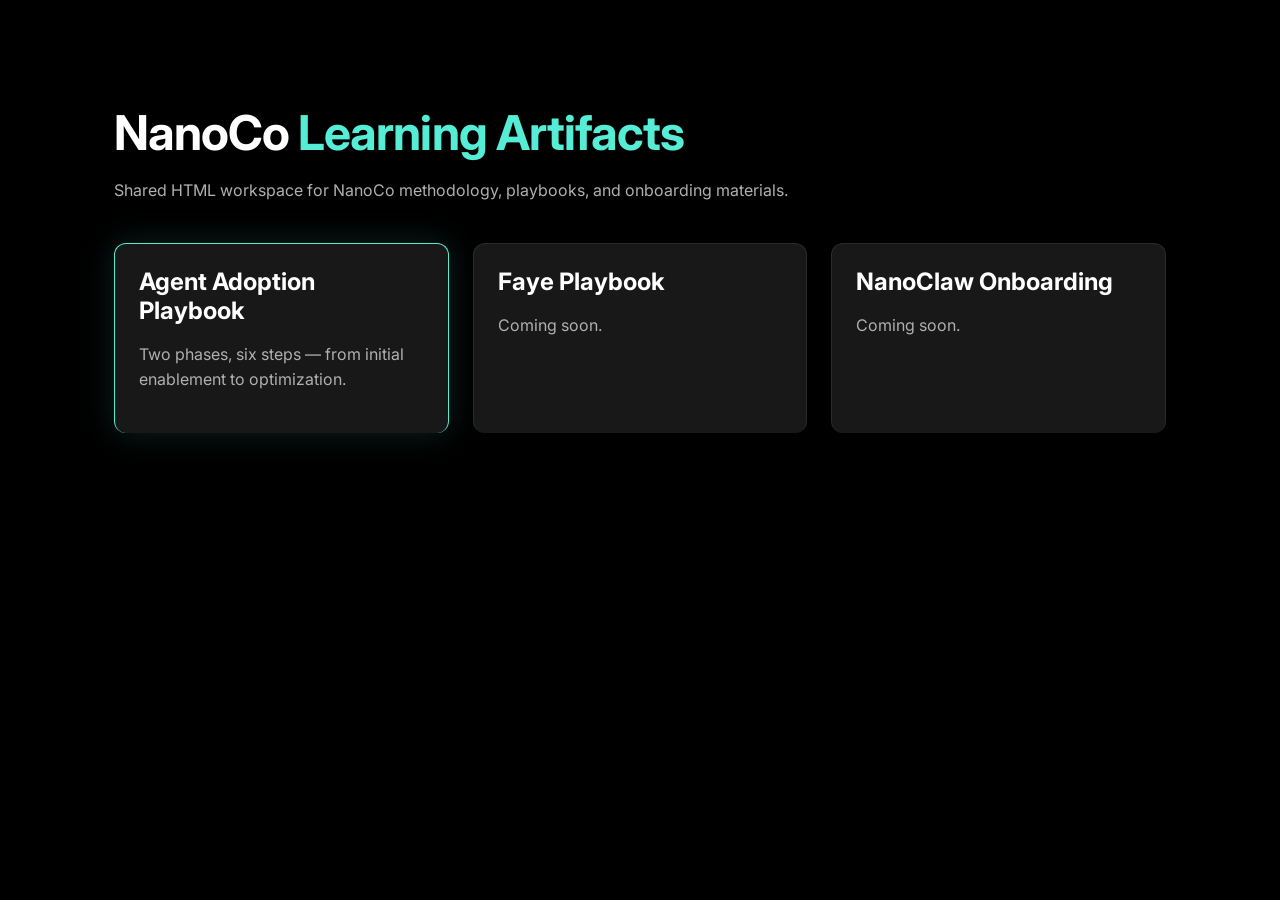
<file: index.html>
<!DOCTYPE html>
<html lang="en">
<head>
  <meta charset="UTF-8" />
  <meta name="viewport" content="width=device-width, initial-scale=1.0" />
  <title>NanoCo Learning Artifacts</title>
  <link rel="stylesheet" href="/shared/css/nanoco-design-system.css" />
</head>
<body>
  <main class="nc-container">
    <section class="nc-section">
      <h1>NanoCo <span class="nc-primary">Learning Artifacts</span></h1>
      <p class="nc-muted">Shared HTML workspace for NanoCo methodology, playbooks, and onboarding materials.</p>

      <div class="nc-grid" style="margin-top: 2.5rem;">
        <a href="/projects/agent-readiness-framework/" class="nc-panel nc-panel--highlight" style="display:block; border-bottom:none;">
          <h3>Agent Adoption Playbook</h3>
          <p class="nc-muted">Two phases, six steps — from initial enablement to optimization.</p>
        </a>
        <a href="/projects/faye-playbook/" class="nc-panel" style="display:block; border-bottom:none;">
          <h3>Faye Playbook</h3>
          <p class="nc-muted">Coming soon.</p>
        </a>
        <a href="/projects/nanoclaw-onboarding/" class="nc-panel" style="display:block; border-bottom:none;">
          <h3>NanoClaw Onboarding</h3>
          <p class="nc-muted">Coming soon.</p>
        </a>
      </div>
    </section>
  </main>
</body>
</html>
</file>
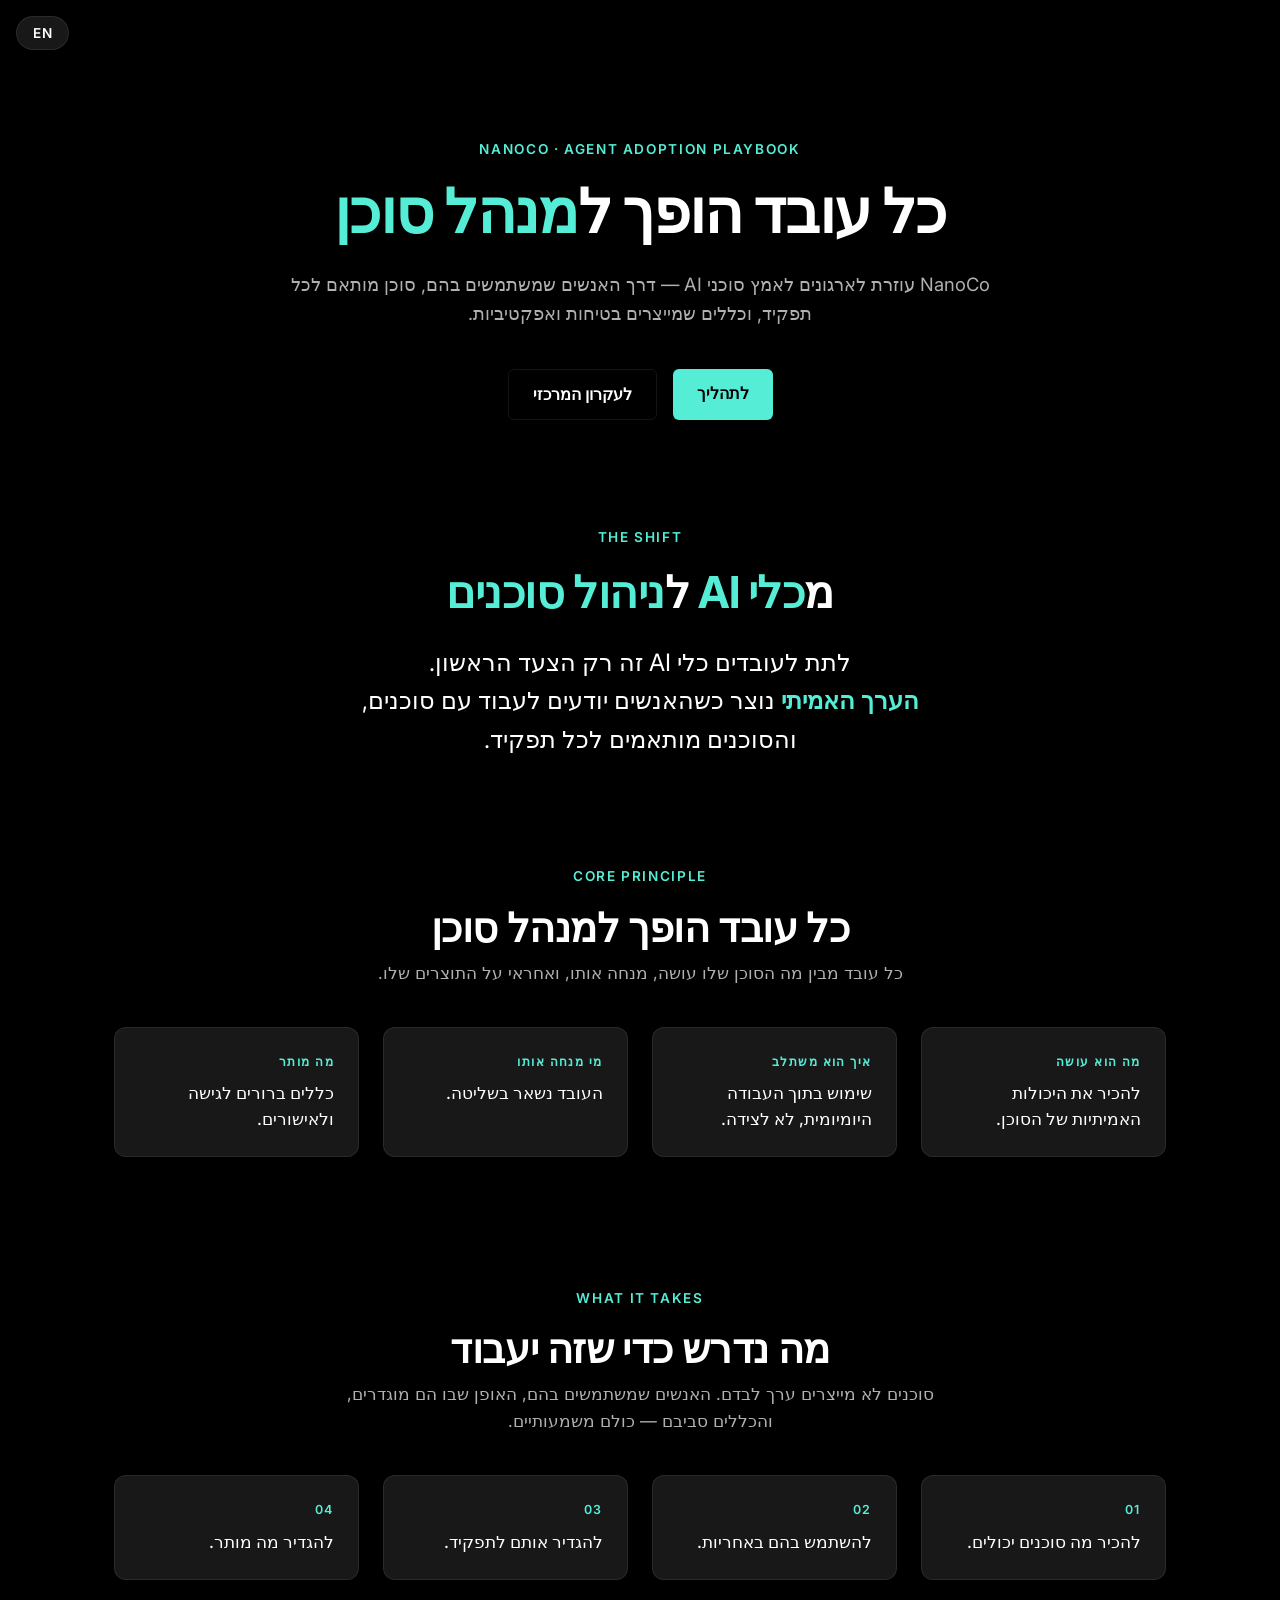
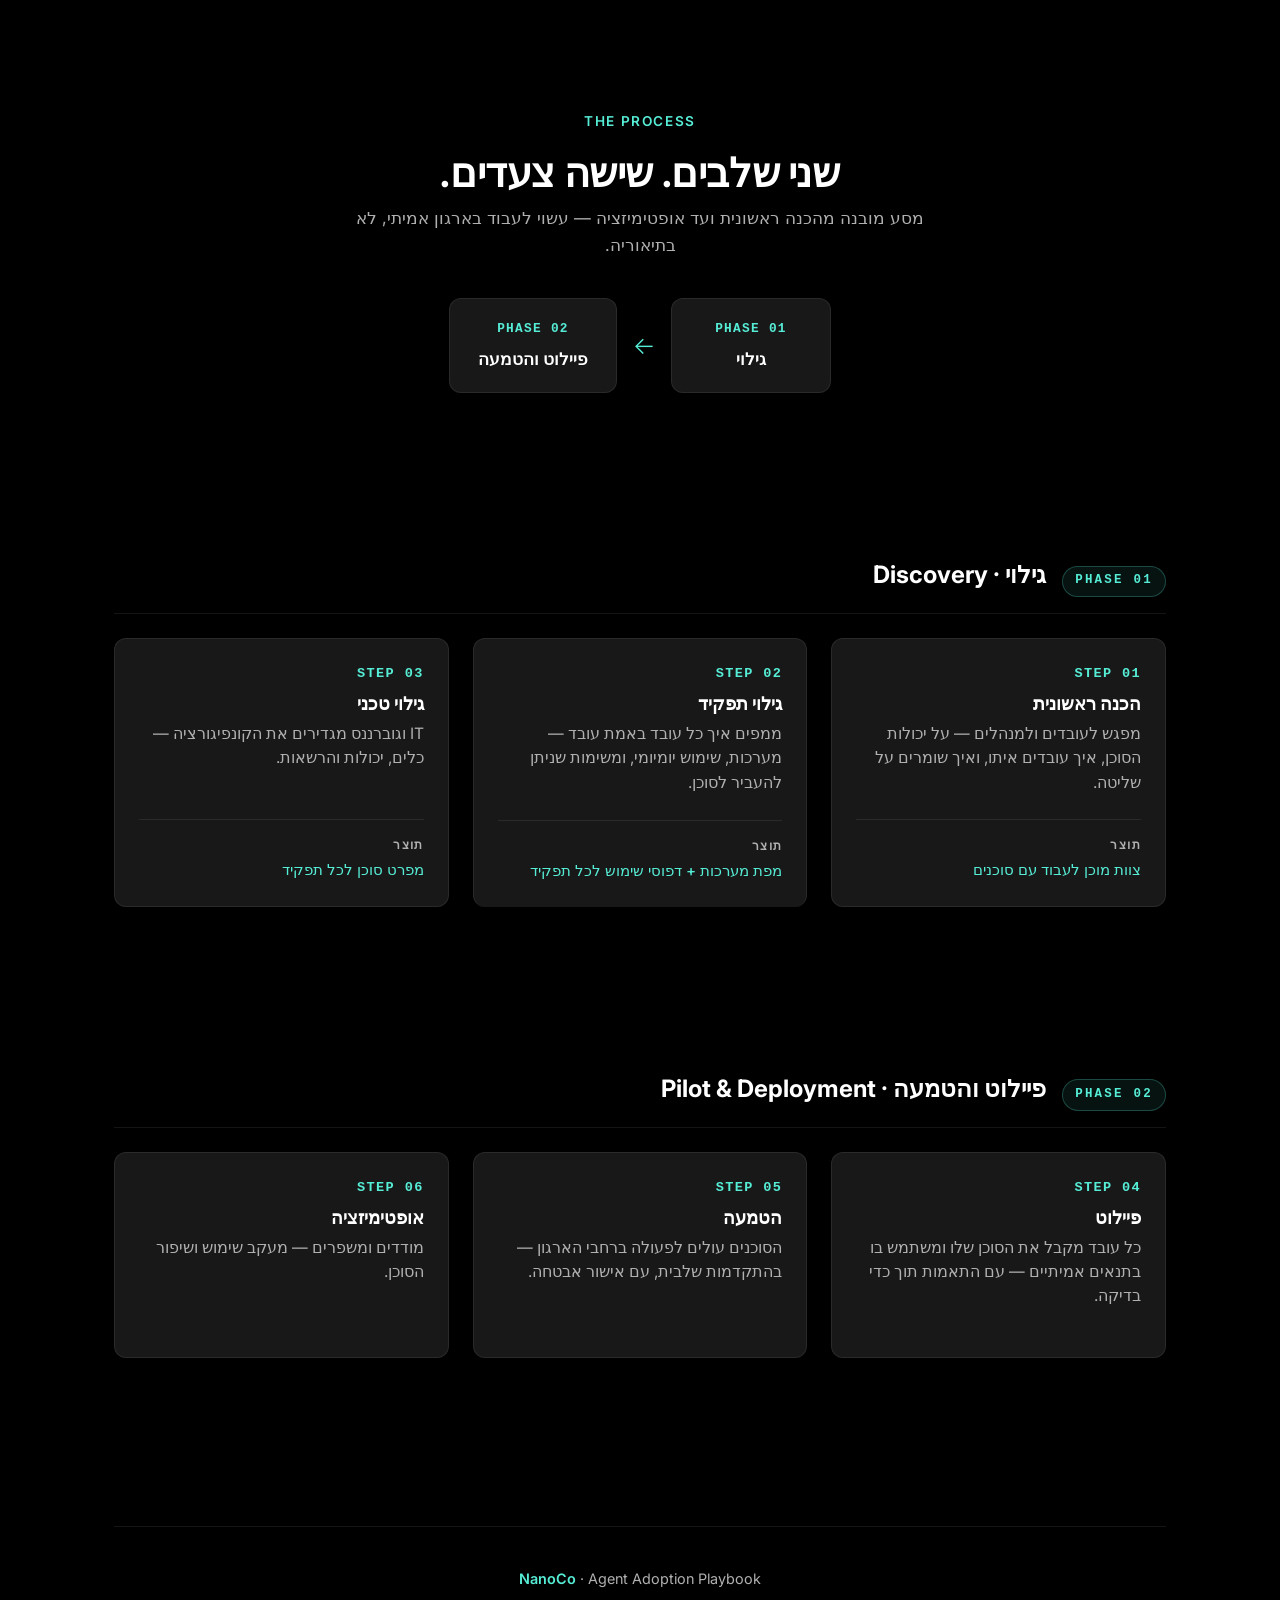
<file: projects/agent-readiness-framework/index.html>
<!DOCTYPE html>
<html lang="he" dir="rtl">
<head>
  <meta charset="UTF-8" />
  <meta name="viewport" content="width=device-width, initial-scale=1.0" />
  <title>NanoCo · Agent Adoption Playbook</title>
  <meta name="description" content="NanoCo Agent Adoption Playbook — turning AI tools into managed agents, role by role." />
  <link rel="stylesheet" href="/shared/css/nanoco-design-system.css" />
</head>
<body>

  <!-- Language toggle -->
  <button class="nc-lang-toggle" type="button" onclick="ncToggleLang()" aria-label="Toggle language">
    <span data-lang="he">EN</span>
    <span data-lang="en">עברית</span>
  </button>

  <main class="nc-container">

    <!-- ===================== HERO ===================== -->
    <section class="nc-hero">
      <span class="nc-eyebrow">NanoCo · Agent Adoption Playbook</span>
      <h1 data-lang="he">כל עובד הופך ל<span class="nc-primary">מנהל סוכן</span></h1>
      <h1 data-lang="en">Every Employee Becomes an <span class="nc-primary">Agent Manager</span></h1>
      <p data-lang="he">NanoCo עוזרת לארגונים לאמץ סוכני AI — דרך האנשים שמשתמשים בהם, סוכן מותאם לכל תפקיד, וכללים שמייצרים בטיחות ואפקטיביות.</p>
      <p data-lang="en">NanoCo helps organizations adopt AI agents — through the people who use them, configured per role, with rules that keep them safe and effective.</p>
      <div class="nc-cta-row">
        <a href="#process" class="nc-btn nc-btn--primary">
          <span data-lang="he">לתהליך</span>
          <span data-lang="en">See The Process</span>
        </a>
        <a href="#core-principle" class="nc-btn nc-btn--ghost">
          <span data-lang="he">לעקרון המרכזי</span>
          <span data-lang="en">Core Principle</span>
        </a>
      </div>
    </section>

    <!-- ===================== FROM AI TOOLS TO AGENT MANAGEMENT ===================== -->
    <section class="nc-section nc-shift">
      <span class="nc-eyebrow">The Shift</span>
      <h2 data-lang="he">מ<span class="nc-primary">כלי AI</span> ל<span class="nc-primary">ניהול סוכנים</span></h2>
      <h2 data-lang="en">From <span class="nc-primary">AI Tools</span> To <span class="nc-primary">Agent Management</span></h2>

      <div class="nc-shift-lines" data-lang="he">
        לתת לעובדים כלי AI זה רק הצעד הראשון.<br/>
        <span class="nc-emph">הערך האמיתי</span> נוצר כשהאנשים יודעים לעבוד עם סוכנים,<br/>
        והסוכנים מותאמים לכל תפקיד.
      </div>
      <div class="nc-shift-lines" data-lang="en">
        Giving employees AI tools is just the first step.<br/>
        <span class="nc-emph">Real value</span> comes when people know how to work with agents,<br/>
        and agents are configured for each specific role.
      </div>
    </section>

    <!-- ===================== CORE PRINCIPLE ===================== -->
    <section class="nc-section" id="core-principle">
      <div class="nc-section-header">
        <span class="nc-eyebrow">Core Principle</span>
        <h2 data-lang="he">כל עובד הופך למנהל סוכן</h2>
        <h2 data-lang="en">Every employee becomes an Agent Manager</h2>
        <p data-lang="he">כל עובד מבין מה הסוכן שלו עושה, מנחה אותו, ואחראי על התוצרים שלו.</p>
        <p data-lang="en">Each employee understands what their agent does, directs it, and is accountable for its outputs.</p>
      </div>

      <div class="nc-pillars">
        <div class="nc-pillar">
          <span class="nc-pillar-label" data-lang="he">מה הוא עושה</span>
          <span class="nc-pillar-label" data-lang="en">What it does</span>
          <span class="nc-pillar-value" data-lang="he">להכיר את היכולות האמיתיות של הסוכן.</span>
          <span class="nc-pillar-value" data-lang="en">Know the agent's actual capabilities.</span>
        </div>
        <div class="nc-pillar">
          <span class="nc-pillar-label" data-lang="he">איך הוא משתלב</span>
          <span class="nc-pillar-label" data-lang="en">How it fits</span>
          <span class="nc-pillar-value" data-lang="he">שימוש בתוך העבודה היומיומית, לא לצידה.</span>
          <span class="nc-pillar-value" data-lang="en">Use it inside daily work, not alongside it.</span>
        </div>
        <div class="nc-pillar">
          <span class="nc-pillar-label" data-lang="he">מי מנחה אותו</span>
          <span class="nc-pillar-label" data-lang="en">Who directs it</span>
          <span class="nc-pillar-value" data-lang="he">העובד נשאר בשליטה.</span>
          <span class="nc-pillar-value" data-lang="en">The employee stays in control.</span>
        </div>
        <div class="nc-pillar">
          <span class="nc-pillar-label" data-lang="he">מה מותר</span>
          <span class="nc-pillar-label" data-lang="en">What's allowed</span>
          <span class="nc-pillar-value" data-lang="he">כללים ברורים לגישה ולאישורים.</span>
          <span class="nc-pillar-value" data-lang="en">Clear rules on access and approvals.</span>
        </div>
      </div>
    </section>

    <!-- ===================== WHAT IT TAKES ===================== -->
    <section class="nc-section">
      <div class="nc-section-header">
        <span class="nc-eyebrow">What It Takes</span>
        <h2 data-lang="he">מה נדרש כדי שזה יעבוד</h2>
        <h2 data-lang="en">What It Takes To Make It Work</h2>
        <p data-lang="he">סוכנים לא מייצרים ערך לבדם. האנשים שמשתמשים בהם, האופן שבו הם מוגדרים, והכללים סביבם — כולם משמעותיים.</p>
        <p data-lang="en">Agents don't deliver value on their own. The people using them, the way they're set up, and the rules around them all matter.</p>
      </div>

      <div class="nc-pillars">
        <div class="nc-pillar">
          <span class="nc-pillar-label">01</span>
          <span class="nc-pillar-value" data-lang="he">להכיר מה סוכנים יכולים.</span>
          <span class="nc-pillar-value" data-lang="en">Know what agents can do.</span>
        </div>
        <div class="nc-pillar">
          <span class="nc-pillar-label">02</span>
          <span class="nc-pillar-value" data-lang="he">להשתמש בהם באחריות.</span>
          <span class="nc-pillar-value" data-lang="en">Use them responsibly.</span>
        </div>
        <div class="nc-pillar">
          <span class="nc-pillar-label">03</span>
          <span class="nc-pillar-value" data-lang="he">להגדיר אותם לתפקיד.</span>
          <span class="nc-pillar-value" data-lang="en">Configure them for the job.</span>
        </div>
        <div class="nc-pillar">
          <span class="nc-pillar-label">04</span>
          <span class="nc-pillar-value" data-lang="he">להגדיר מה מותר.</span>
          <span class="nc-pillar-value" data-lang="en">Define what's allowed.</span>
        </div>
      </div>
    </section>

    <!-- ===================== THE PROCESS (overview) ===================== -->
    <section class="nc-section" id="process">
      <div class="nc-section-header">
        <span class="nc-eyebrow">The Process</span>
        <h2 data-lang="he">שני שלבים. שישה צעדים.</h2>
        <h2 data-lang="en">Two Phases. Six Steps.</h2>
        <p data-lang="he">מסע מובנה מהכנה ראשונית ועד אופטימיזציה — עשוי לעבוד בארגון אמיתי, לא בתיאוריה.</p>
        <p data-lang="en">A structured journey from initial enablement to optimization — designed to work in a real organization, not in theory.</p>
      </div>

      <div class="nc-flow">
        <div class="nc-flow-step">
          <span class="nc-flow-num">PHASE 01</span>
          <span data-lang="he">גילוי</span>
          <span data-lang="en">Discovery</span>
        </div>
        <div class="nc-flow-arrow"><span data-lang="he">←</span><span data-lang="en">→</span></div>
        <div class="nc-flow-step">
          <span class="nc-flow-num">PHASE 02</span>
          <span data-lang="he">פיילוט והטמעה</span>
          <span data-lang="en">Pilot &amp; Deployment</span>
        </div>
      </div>
    </section>

    <!-- ===================== PHASE 1 · DISCOVERY ===================== -->
    <section class="nc-section">
      <div class="nc-phase">
        <div class="nc-phase-header">
          <span class="nc-phase-tag">Phase 01</span>
          <h3 data-lang="he">גילוי · Discovery</h3>
          <h3 data-lang="en">Discovery</h3>
        </div>

        <div class="nc-grid">
          <div class="nc-step-card">
            <span class="nc-step-num">STEP 01</span>
            <h4 data-lang="he">הכנה ראשונית</h4>
            <h4 data-lang="en">Initial Enablement</h4>
            <p data-lang="he">מפגש לעובדים ולמנהלים — על יכולות הסוכן, איך עובדים איתו, ואיך שומרים על שליטה.</p>
            <p data-lang="en">A session for employees and managers — covering agents' capabilities, how to work with them, and maintaining control.</p>
            <div class="nc-output-line">
              <span class="nc-output-label">
                <span data-lang="he">תוצר</span><span data-lang="en">Output</span>
              </span>
              <span class="nc-output-value">
                <span data-lang="he">צוות מוכן לעבוד עם סוכנים</span>
                <span data-lang="en">Team ready to use agents</span>
              </span>
            </div>
          </div>

          <a href="/projects/agent-readiness-framework/role-discovery" class="nc-step-card" style="text-decoration:none; border-bottom:none;">
            <span class="nc-step-num">STEP 02</span>
            <h4 data-lang="he">גילוי תפקיד</h4>
            <h4 data-lang="en">Role Discovery</h4>
            <p data-lang="he">ממפים איך כל עובד באמת עובד — מערכות, שימוש יומיומי, ומשימות שניתן להעביר לסוכן.</p>
            <p data-lang="en">We map how each employee actually works — examining systems, daily usage, and handoff‑ready tasks.</p>
            <div class="nc-output-line">
              <span class="nc-output-label">
                <span data-lang="he">תוצר</span><span data-lang="en">Output</span>
              </span>
              <span class="nc-output-value">
                <span data-lang="he">מפת מערכות + דפוסי שימוש לכל תפקיד</span>
                <span data-lang="en">System map + usage patterns per role</span>
              </span>
            </div>
          </a>

          <div class="nc-step-card">
            <span class="nc-step-num">STEP 03</span>
            <h4 data-lang="he">גילוי טכני</h4>
            <h4 data-lang="en">Technical Discovery</h4>
            <p data-lang="he">IT וגוברננס מגדירים את הקונפיגורציה — כלים, יכולות והרשאות.</p>
            <p data-lang="en">IT and governance define the setup — for tools, skills, and permissions.</p>
            <div class="nc-output-line">
              <span class="nc-output-label">
                <span data-lang="he">תוצר</span><span data-lang="en">Output</span>
              </span>
              <span class="nc-output-value">
                <span data-lang="he">מפרט סוכן לכל תפקיד</span>
                <span data-lang="en">Agent spec per role</span>
              </span>
            </div>
          </div>
        </div>
      </div>
    </section>

    <!-- ===================== PHASE 2 · PILOT & DEPLOYMENT ===================== -->
    <section class="nc-section">
      <div class="nc-phase">
        <div class="nc-phase-header">
          <span class="nc-phase-tag">Phase 02</span>
          <h3 data-lang="he">פיילוט והטמעה · Pilot &amp; Deployment</h3>
          <h3 data-lang="en">Pilot &amp; Deployment</h3>
        </div>

        <div class="nc-grid">
          <div class="nc-step-card">
            <span class="nc-step-num">STEP 04</span>
            <h4 data-lang="he">פיילוט</h4>
            <h4 data-lang="en">Pilot</h4>
            <p data-lang="he">כל עובד מקבל את הסוכן שלו ומשתמש בו בתנאים אמיתיים — עם התאמות תוך כדי בדיקה.</p>
            <p data-lang="en">Each employee gets their agent and uses it in real conditions — with adjustments during testing.</p>
          </div>

          <div class="nc-step-card">
            <span class="nc-step-num">STEP 05</span>
            <h4 data-lang="he">הטמעה</h4>
            <h4 data-lang="en">Deployment</h4>
            <p data-lang="he">הסוכנים עולים לפעולה ברחבי הארגון — בהתקדמות שלבית, עם אישור אבטחה.</p>
            <p data-lang="en">Agents go live across the organization — with staged rollout and security sign‑off.</p>
          </div>

          <div class="nc-step-card">
            <span class="nc-step-num">STEP 06</span>
            <h4 data-lang="he">אופטימיזציה</h4>
            <h4 data-lang="en">Optimization</h4>
            <p data-lang="he">מודדים ומשפרים — מעקב שימוש ושיפור הסוכן.</p>
            <p data-lang="en">Measure and improve — usage tracking and agent refinement.</p>
          </div>
        </div>
      </div>
    </section>

    <footer class="nc-footer">
      <span class="nc-primary">NanoCo</span> · Agent Adoption Playbook
    </footer>

  </main>

  <script>
    (function () {
      function setLang(lang) {
        var html = document.documentElement;
        html.lang = lang;
        html.dir = (lang === 'he') ? 'rtl' : 'ltr';
        try { localStorage.setItem('nc-lang', lang); } catch (e) {}
      }
      window.ncToggleLang = function () {
        var current = document.documentElement.lang || 'he';
        setLang(current === 'he' ? 'en' : 'he');
      };
      try {
        var saved = localStorage.getItem('nc-lang');
        if (saved === 'en' || saved === 'he') setLang(saved);
      } catch (e) {}
    })();
  </script>

</body>
</html>
</file>
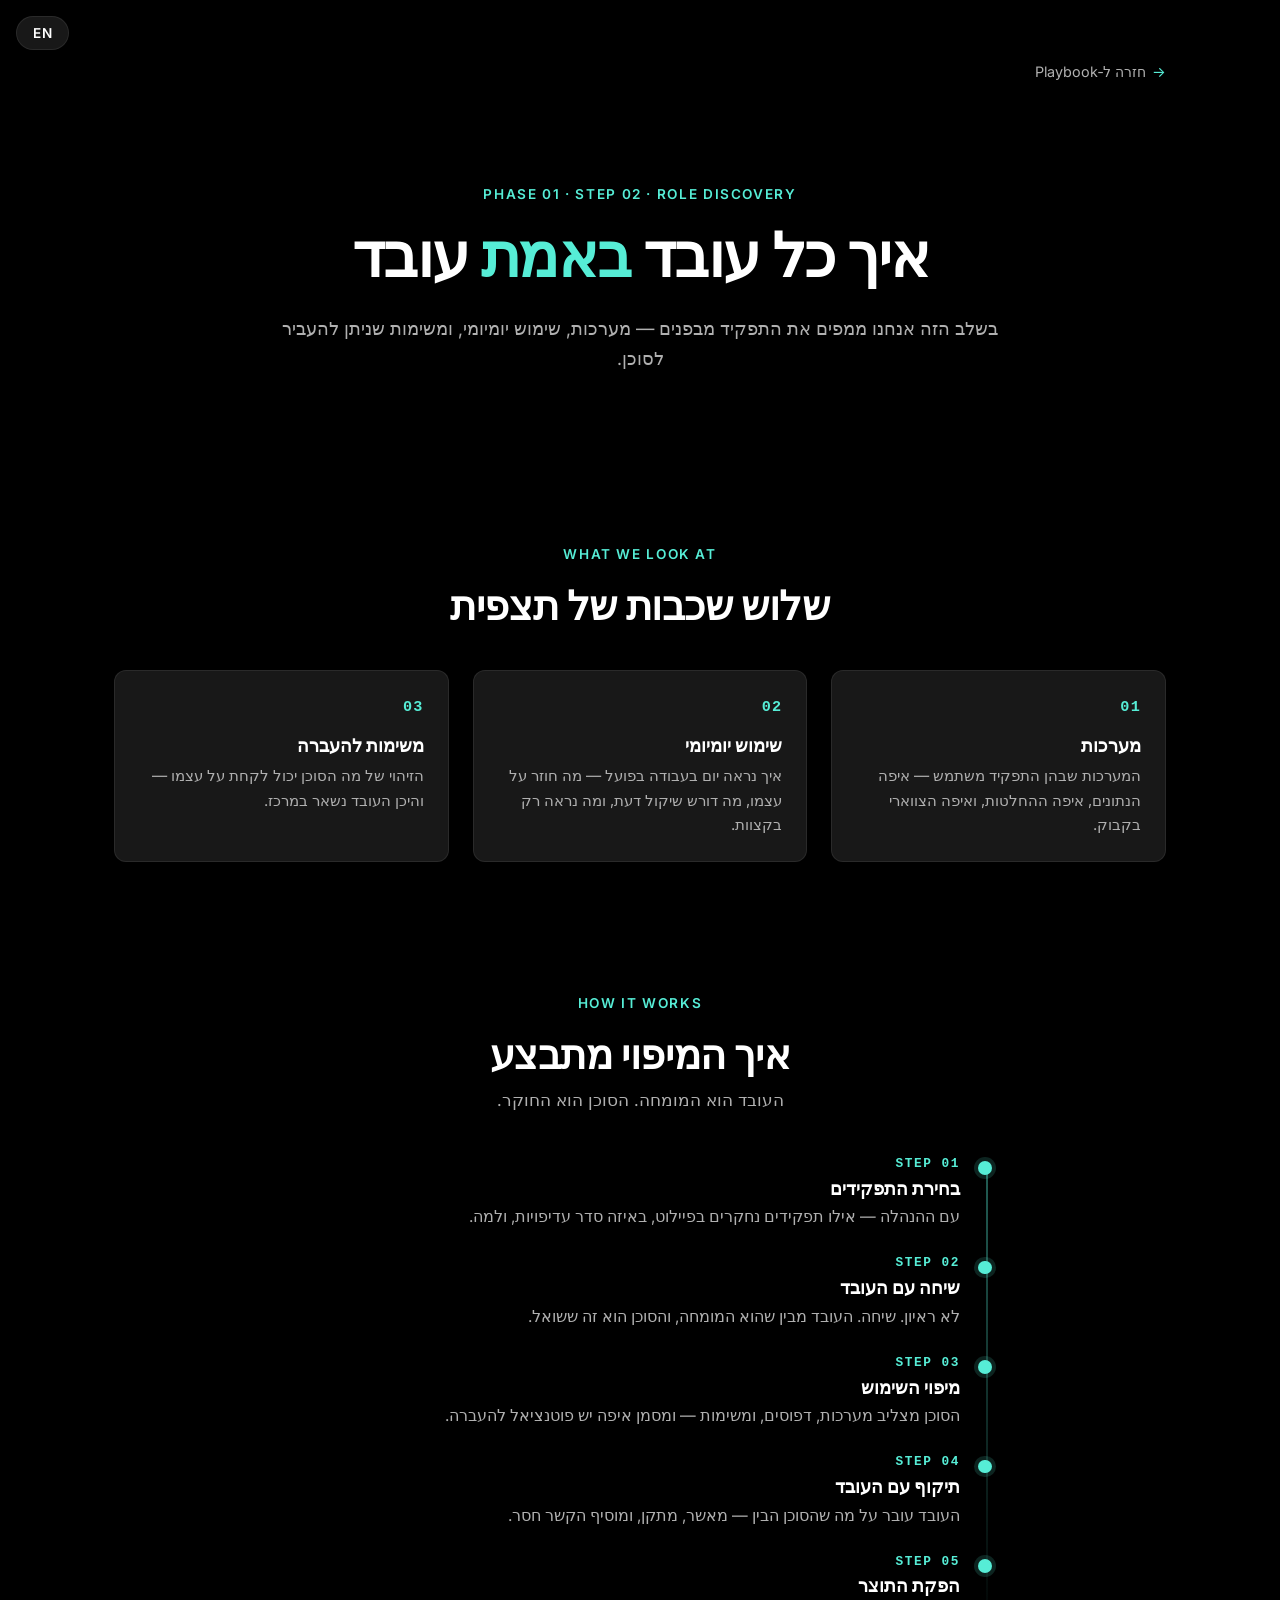
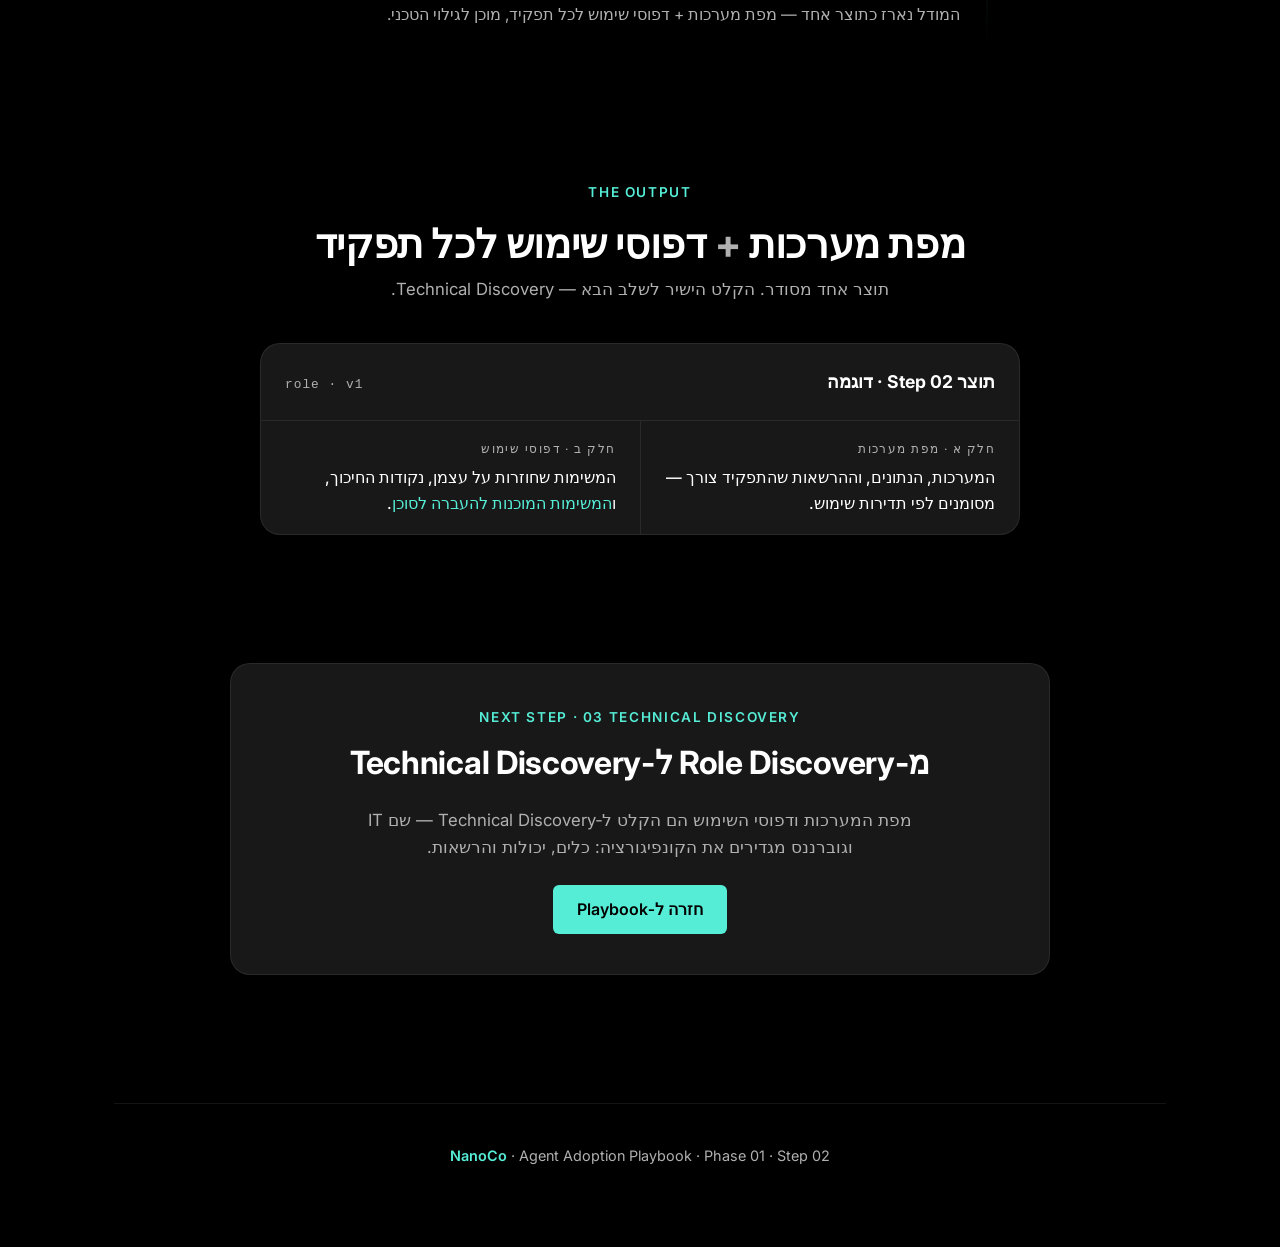
<file: projects/agent-readiness-framework/role-discovery.html>
<!DOCTYPE html>
<html lang="he" dir="rtl">
<head>
  <meta charset="UTF-8" />
  <meta name="viewport" content="width=device-width, initial-scale=1.0" />
  <title>NanoCo · Role Discovery</title>
  <meta name="description" content="Role Discovery — Step 02 of Phase 1. We map how each employee actually works." />
  <link rel="stylesheet" href="/shared/css/nanoco-design-system.css" />
</head>
<body>

  <!-- Language toggle -->
  <button class="nc-lang-toggle" type="button" onclick="ncToggleLang()" aria-label="Toggle language">
    <span data-lang="he">EN</span>
    <span data-lang="en">עברית</span>
  </button>

  <main class="nc-container">

    <!-- Back link -->
    <a href="/projects/agent-readiness-framework" class="nc-back">
      <span data-lang="he">חזרה ל‑Playbook</span>
      <span data-lang="en">Back to the Playbook</span>
    </a>

    <!-- ===================== HERO ===================== -->
    <section class="nc-hero">
      <span class="nc-eyebrow">Phase 01 · Step 02 · Role Discovery</span>
      <h1 data-lang="he">איך כל עובד <span class="nc-primary">באמת</span> עובד</h1>
      <h1 data-lang="en">How Each Employee <span class="nc-primary">Actually</span> Works</h1>
      <p data-lang="he">בשלב הזה אנחנו ממפים את התפקיד מבפנים — מערכות, שימוש יומיומי, ומשימות שניתן להעביר לסוכן.</p>
      <p data-lang="en">In this step we map the role from the inside — examining systems, daily usage, and handoff‑ready tasks.</p>
    </section>

    <!-- ===================== WHAT WE LOOK AT ===================== -->
    <section class="nc-section">
      <div class="nc-section-header">
        <span class="nc-eyebrow">What We Look At</span>
        <h2 data-lang="he">שלוש שכבות של תצפית</h2>
        <h2 data-lang="en">Three Layers of Observation</h2>
      </div>

      <div class="nc-grid">
        <div class="nc-num-card">
          <span class="nc-num">01</span>
          <h3 data-lang="he">מערכות</h3>
          <h3 data-lang="en">Systems</h3>
          <p data-lang="he">המערכות שבהן התפקיד משתמש — איפה הנתונים, איפה ההחלטות, ואיפה הצווארי בקבוק.</p>
          <p data-lang="en">The systems the role uses — where the data lives, where decisions are made, and where the bottlenecks are.</p>
        </div>
        <div class="nc-num-card">
          <span class="nc-num">02</span>
          <h3 data-lang="he">שימוש יומיומי</h3>
          <h3 data-lang="en">Daily Usage</h3>
          <p data-lang="he">איך נראה יום בעבודה בפועל — מה חוזר על עצמו, מה דורש שיקול דעת, ומה נראה רק בקצוות.</p>
          <p data-lang="en">What an actual workday looks like — what repeats, what requires judgment, and what only shows up at the edges.</p>
        </div>
        <div class="nc-num-card">
          <span class="nc-num">03</span>
          <h3 data-lang="he">משימות להעברה</h3>
          <h3 data-lang="en">Handoff‑Ready Tasks</h3>
          <p data-lang="he">הזיהוי של מה הסוכן יכול לקחת על עצמו — והיכן העובד נשאר במרכז.</p>
          <p data-lang="en">Identifying what the agent can take on — and where the employee stays at the center.</p>
        </div>
      </div>
    </section>

    <!-- ===================== HOW IT WORKS ===================== -->
    <section class="nc-section">
      <div class="nc-section-header">
        <span class="nc-eyebrow">How It Works</span>
        <h2 data-lang="he">איך המיפוי מתבצע</h2>
        <h2 data-lang="en">How The Mapping Is Done</h2>
        <p data-lang="he">העובד הוא המומחה. הסוכן הוא החוקר.</p>
        <p data-lang="en">The employee is the expert. The agent is the researcher.</p>
      </div>

      <div class="nc-timeline">

        <div class="nc-timeline-step">
          <span class="nc-timeline-num">STEP 01</span>
          <h3 data-lang="he">בחירת התפקידים</h3>
          <h3 data-lang="en">Role Selection</h3>
          <p data-lang="he">עם ההנהלה — אילו תפקידים נחקרים בפיילוט, באיזה סדר עדיפויות, ולמה.</p>
          <p data-lang="en">Together with leadership — which roles are mapped in the pilot, in what order of priority, and why.</p>
        </div>

        <div class="nc-timeline-step">
          <span class="nc-timeline-num">STEP 02</span>
          <h3 data-lang="he">שיחה עם העובד</h3>
          <h3 data-lang="en">Conversation With The Employee</h3>
          <p data-lang="he">לא ראיון. שיחה. העובד מבין שהוא המומחה, והסוכן הוא זה ששואל.</p>
          <p data-lang="en">Not an interview. A conversation. The employee understands they are the expert, and the agent is the one asking.</p>
        </div>

        <div class="nc-timeline-step">
          <span class="nc-timeline-num">STEP 03</span>
          <h3 data-lang="he">מיפוי השימוש</h3>
          <h3 data-lang="en">Usage Mapping</h3>
          <p data-lang="he">הסוכן מצליב מערכות, דפוסים, ומשימות — ומסמן איפה יש פוטנציאל להעברה.</p>
          <p data-lang="en">The agent cross‑references systems, patterns and tasks — flagging where there's handoff potential.</p>
        </div>

        <div class="nc-timeline-step">
          <span class="nc-timeline-num">STEP 04</span>
          <h3 data-lang="he">תיקוף עם העובד</h3>
          <h3 data-lang="en">Validation With The Employee</h3>
          <p data-lang="he">העובד עובר על מה שהסוכן הבין — מאשר, מתקן, ומוסיף הקשר חסר.</p>
          <p data-lang="en">The employee reviews what the agent captured — confirming, correcting and adding missing context.</p>
        </div>

        <div class="nc-timeline-step">
          <span class="nc-timeline-num">STEP 05</span>
          <h3 data-lang="he">הפקת התוצר</h3>
          <h3 data-lang="en">Producing The Output</h3>
          <p data-lang="he">המודל נארז כתוצר אחד — מפת מערכות + דפוסי שימוש לכל תפקיד, מוכן לגילוי הטכני.</p>
          <p data-lang="en">The model is packaged as a single output — system map + usage patterns per role, ready for technical discovery.</p>
        </div>

      </div>
    </section>

    <!-- ===================== THE OUTPUT ===================== -->
    <section class="nc-section">
      <div class="nc-section-header">
        <span class="nc-eyebrow">The Output</span>
        <h2 data-lang="he">מפת מערכות <span class="nc-muted">+</span> דפוסי שימוש לכל תפקיד</h2>
        <h2 data-lang="en">System Map <span class="nc-muted">+</span> Usage Patterns Per Role</h2>
        <p data-lang="he">תוצר אחד מסודר. הקלט הישיר לשלב הבא — Technical Discovery.</p>
        <p data-lang="en">One structured artifact. The direct input to the next step — Technical Discovery.</p>
      </div>

      <div class="nc-report">
        <div class="nc-report-header">
          <span class="nc-report-title">
            <span data-lang="he">תוצר Step 02 · דוגמה</span>
            <span data-lang="en">Step 02 Output · Sample</span>
          </span>
          <span class="nc-report-meta">role · v1</span>
        </div>
        <div class="nc-report-body">

          <div class="nc-report-cell">
            <span class="nc-cell-label">
              <span data-lang="he">חלק א · מפת מערכות</span>
              <span data-lang="en">Part A · System Map</span>
            </span>
            <span class="nc-cell-value" data-lang="he">המערכות, הנתונים, וההרשאות שהתפקיד צורך — מסומנים לפי תדירות שימוש.</span>
            <span class="nc-cell-value" data-lang="en">Systems, data and permissions the role consumes — flagged by usage frequency.</span>
          </div>

          <div class="nc-report-cell">
            <span class="nc-cell-label">
              <span data-lang="he">חלק ב · דפוסי שימוש</span>
              <span data-lang="en">Part B · Usage Patterns</span>
            </span>
            <span class="nc-cell-value" data-lang="he">המשימות שחוזרות על עצמן, נקודות החיכוך, ו<span class="nc-primary">המשימות המוכנות להעברה לסוכן</span>.</span>
            <span class="nc-cell-value" data-lang="en">Repetitive tasks, friction points, and <span class="nc-primary">handoff‑ready tasks</span> for the agent.</span>
          </div>

        </div>
      </div>
    </section>

    <!-- ===================== NEXT STEP ===================== -->
    <section class="nc-section">
      <div class="nc-cta-panel">
        <span class="nc-eyebrow">Next Step · 03 Technical Discovery</span>
        <h2 data-lang="he">מ‑Role Discovery ל‑Technical Discovery</h2>
        <h2 data-lang="en">From Role Discovery To Technical Discovery</h2>
        <p data-lang="he">מפת המערכות ודפוסי השימוש הם הקלט ל‑Technical Discovery — שם IT וגוברננס מגדירים את הקונפיגורציה: כלים, יכולות והרשאות.</p>
        <p data-lang="en">The system map and usage patterns feed into Technical Discovery — where IT and governance define the setup: tools, skills and permissions.</p>
        <div class="nc-cta-row">
          <a href="/projects/agent-readiness-framework" class="nc-btn nc-btn--primary">
            <span data-lang="he">חזרה ל‑Playbook</span>
            <span data-lang="en">Back To The Playbook</span>
          </a>
        </div>
      </div>
    </section>

    <footer class="nc-footer">
      <span class="nc-primary">NanoCo</span> · Agent Adoption Playbook · Phase 01 · Step 02
    </footer>

  </main>

  <script>
    (function () {
      function setLang(lang) {
        var html = document.documentElement;
        html.lang = lang;
        html.dir = (lang === 'he') ? 'rtl' : 'ltr';
        try { localStorage.setItem('nc-lang', lang); } catch (e) {}
      }
      window.ncToggleLang = function () {
        var current = document.documentElement.lang || 'he';
        setLang(current === 'he' ? 'en' : 'he');
      };
      try {
        var saved = localStorage.getItem('nc-lang');
        if (saved === 'en' || saved === 'he') setLang(saved);
      } catch (e) {}
    })();
  </script>

</body>
</html>
</file>
<file: shared/css/nanoco-design-system.css>
/* ============================================================
   NanoCo Design System
   Shared CSS for all learning artifacts.
   Import in HTML: <link rel="stylesheet" href="/shared/css/nanoco-design-system.css">
   ============================================================ */

@import url('https://fonts.googleapis.com/css2?family=Inter:wght@300;400;500;600;700;800&display=swap');

/* ---------- Brand tokens ---------- */
:root {
  /* Colors */
  --nc-bg:          #000000;
  --nc-panel:       #181818;
  --nc-primary:     #56EDD6;
  --nc-accent:      #E85D3A;
  --nc-text:        #FFFFFF;
  --nc-text-muted:  #B0B0B0;
  --nc-border:      rgba(255, 255, 255, 0.08);

  /* Typography */
  --nc-font: 'Inter', -apple-system, BlinkMacSystemFont, 'Segoe UI', sans-serif;

  /* Spacing */
  --nc-space-xs: 0.5rem;
  --nc-space-sm: 1rem;
  --nc-space-md: 1.5rem;
  --nc-space-lg: 2.5rem;
  --nc-space-xl: 4rem;

  /* Radius */
  --nc-radius-sm: 6px;
  --nc-radius-md: 12px;
  --nc-radius-lg: 20px;

  /* Shadows */
  --nc-shadow-glow: 0 0 32px rgba(86, 237, 214, 0.15);
}

/* ---------- Reset ---------- */
*, *::before, *::after { box-sizing: border-box; }

html, body {
  margin: 0;
  padding: 0;
  background: var(--nc-bg);
  color: var(--nc-text);
  font-family: var(--nc-font);
  font-size: 16px;
  line-height: 1.6;
  -webkit-font-smoothing: antialiased;
  -moz-osx-font-smoothing: grayscale;
}

/* ---------- Typography ---------- */
h1, h2, h3, h4, h5, h6 {
  font-family: var(--nc-font);
  font-weight: 700;
  color: var(--nc-text);
  line-height: 1.2;
  margin: 0 0 var(--nc-space-sm);
}

h1 { font-size: 3rem;    letter-spacing: -0.02em; }
h2 { font-size: 2.25rem; letter-spacing: -0.01em; }
h3 { font-size: 1.5rem; }
h4 { font-size: 1.25rem; }

p {
  margin: 0 0 var(--nc-space-sm);
  color: var(--nc-text);
}

.nc-muted    { color: var(--nc-text-muted); }
.nc-primary  { color: var(--nc-primary); }
.nc-accent   { color: var(--nc-accent); }

a {
  color: var(--nc-primary);
  text-decoration: none;
  border-bottom: 1px solid transparent;
  transition: border-color 0.15s ease;
}
a:hover { border-bottom-color: var(--nc-primary); }

/* ---------- Layout ---------- */
.nc-container {
  max-width: 1100px;
  margin: 0 auto;
  padding: var(--nc-space-lg) var(--nc-space-md);
}

.nc-section {
  padding: var(--nc-space-xl) 0;
}

.nc-grid {
  display: grid;
  gap: var(--nc-space-md);
  grid-template-columns: repeat(auto-fit, minmax(280px, 1fr));
}

/* ---------- Panels ---------- */
.nc-panel {
  background: var(--nc-panel);
  border: 1px solid var(--nc-border);
  border-radius: var(--nc-radius-md);
  padding: var(--nc-space-md);
}

.nc-panel--highlight {
  border-color: var(--nc-primary);
  box-shadow: var(--nc-shadow-glow);
}

/* ---------- Buttons ---------- */
.nc-btn {
  display: inline-block;
  padding: 0.75rem 1.5rem;
  font-family: var(--nc-font);
  font-weight: 600;
  font-size: 1rem;
  border-radius: var(--nc-radius-sm);
  border: none;
  cursor: pointer;
  text-decoration: none;
  transition: transform 0.1s ease, opacity 0.15s ease;
}
.nc-btn:hover { transform: translateY(-1px); opacity: 0.92; }
.nc-btn:active { transform: translateY(0); }

.nc-btn--primary {
  background: var(--nc-primary);
  color: var(--nc-bg);
}

.nc-btn--accent {
  background: var(--nc-accent);
  color: var(--nc-text);
}

.nc-btn--ghost {
  background: transparent;
  color: var(--nc-text);
  border: 1px solid var(--nc-border);
}

/* ---------- Code ---------- */
code, pre {
  font-family: 'SF Mono', Monaco, 'Cascadia Code', 'Roboto Mono', monospace;
  font-size: 0.9em;
}

code {
  background: var(--nc-panel);
  padding: 0.15em 0.4em;
  border-radius: var(--nc-radius-sm);
  color: var(--nc-primary);
}

pre {
  background: var(--nc-panel);
  border: 1px solid var(--nc-border);
  border-radius: var(--nc-radius-md);
  padding: var(--nc-space-md);
  overflow-x: auto;
}
pre code { background: none; padding: 0; color: var(--nc-text); }

/* ---------- Utilities ---------- */
.nc-divider {
  height: 1px;
  background: var(--nc-border);
  border: none;
  margin: var(--nc-space-lg) 0;
}

.nc-center { text-align: center; }

@media (max-width: 640px) {
  h1 { font-size: 2.25rem; }
  h2 { font-size: 1.75rem; }
  .nc-container { padding: var(--nc-space-md) var(--nc-space-sm); }
}

/* ============================================================
   RTL support
   ============================================================ */
[dir="rtl"] code { direction: ltr; unicode-bidi: embed; }
[dir="rtl"] pre  { direction: ltr; text-align: left; }

/* ============================================================
   Bilingual content (HE / EN)
   Show only the active language. Default HTML lang="he".
   ============================================================ */
html[lang="he"] [data-lang="en"] { display: none !important; }
html[lang="en"] [data-lang="he"] { display: none !important; }

/* Inline bilingual spans should not break flow */
span[data-lang] { display: inline; }

/* Language toggle button */
.nc-lang-toggle {
  position: fixed;
  top: 1rem;
  inset-inline-end: 1rem;
  z-index: 100;
  background: var(--nc-panel);
  color: var(--nc-text);
  border: 1px solid var(--nc-border);
  border-radius: 999px;
  padding: 0.5rem 1rem;
  font-family: var(--nc-font);
  font-size: 0.85rem;
  font-weight: 600;
  letter-spacing: 0.05em;
  cursor: pointer;
  transition: border-color 0.2s ease, color 0.2s ease;
}
.nc-lang-toggle:hover {
  border-color: var(--nc-primary);
  color: var(--nc-primary);
}

/* ============================================================
   "The Shift" emphatic statement block
   ============================================================ */
.nc-shift {
  text-align: center;
  padding: var(--nc-space-lg) 0;
}
.nc-shift h2 {
  font-size: clamp(1.85rem, 3.5vw, 2.75rem);
  max-width: 820px;
  margin: 0 auto var(--nc-space-md);
  line-height: 1.25;
}
.nc-shift-lines {
  font-size: clamp(1.25rem, 2vw, 1.5rem);
  line-height: 1.6;
  max-width: 640px;
  margin: 0 auto;
  color: var(--nc-text);
}
.nc-shift-lines .nc-emph {
  color: var(--nc-primary);
  font-weight: 600;
}

/* ============================================================
   "What makes NanoCo different" minimal statement
   ============================================================ */
.nc-different {
  background: var(--nc-panel);
  border: 1px solid var(--nc-border);
  border-radius: var(--nc-radius-lg);
  padding: var(--nc-space-lg);
  text-align: center;
  max-width: 820px;
  margin: 0 auto;
}
.nc-different .nc-different-head {
  font-size: clamp(1.25rem, 2vw, 1.5rem);
  font-weight: 600;
  margin-bottom: var(--nc-space-md);
  color: var(--nc-primary);
}
.nc-different ul {
  list-style: none;
  padding: 0;
  margin: 0 0 var(--nc-space-md);
  font-size: 1.1rem;
  color: var(--nc-text-muted);
  line-height: 2;
}
.nc-different .nc-different-foot {
  font-size: 1.1rem;
  color: var(--nc-text);
  font-weight: 500;
  padding-top: var(--nc-space-md);
  border-top: 1px solid var(--nc-border);
}

/* ============================================================
   Explanatory paragraph under comparison
   ============================================================ */
.nc-explainer {
  max-width: 720px;
  margin: var(--nc-space-md) auto 0;
  text-align: center;
  color: var(--nc-text-muted);
  font-size: 1.02rem;
  line-height: 1.65;
}

/* ============================================================
   Back link (page header)
   ============================================================ */
.nc-back {
  display: inline-flex;
  align-items: center;
  gap: 0.4rem;
  color: var(--nc-text-muted);
  font-size: 0.9rem;
  padding: 1.25rem 0 0;
  text-decoration: none;
  border-bottom: none;
  transition: color 0.15s ease;
}
.nc-back:hover {
  color: var(--nc-primary);
  border-bottom: none;
}
.nc-back::before {
  content: "←";
  color: var(--nc-primary);
}
[dir="ltr"] .nc-back::before { content: "←"; }
[dir="rtl"] .nc-back::before { content: "→"; }

/* ============================================================
   Vertical timeline (Discovery process)
   ============================================================ */
.nc-timeline {
  max-width: 720px;
  margin: 0 auto;
  position: relative;
  padding-inline-start: 2.5rem;
}
.nc-timeline::before {
  content: "";
  position: absolute;
  top: 0.5rem;
  bottom: 0.5rem;
  inset-inline-start: 0.75rem;
  width: 2px;
  background: linear-gradient(to bottom, var(--nc-primary), transparent);
  opacity: 0.4;
}
.nc-timeline-step {
  position: relative;
  padding: 0 0 var(--nc-space-md) 0;
}
.nc-timeline-step::before {
  content: "";
  position: absolute;
  inset-inline-start: -2rem;
  top: 0.45rem;
  width: 0.85rem;
  height: 0.85rem;
  border-radius: 999px;
  background: var(--nc-primary);
  box-shadow: 0 0 0 4px rgba(86, 237, 214, 0.15);
}
.nc-timeline-step h3 {
  font-size: 1.1rem;
  margin: 0 0 0.35rem;
}
.nc-timeline-step p {
  color: var(--nc-text-muted);
  margin: 0;
  font-size: 0.98rem;
}
.nc-timeline-step .nc-timeline-num {
  font-family: 'SF Mono', Monaco, monospace;
  color: var(--nc-primary);
  font-size: 0.8rem;
  font-weight: 600;
  letter-spacing: 0.12em;
  display: block;
  margin-bottom: 0.2rem;
}

/* ============================================================
   Report preview (Role Intelligence Report mock)
   ============================================================ */
.nc-report {
  max-width: 760px;
  margin: 0 auto;
  background: var(--nc-panel);
  border: 1px solid var(--nc-border);
  border-radius: var(--nc-radius-lg);
  overflow: hidden;
}
.nc-report-header {
  padding: var(--nc-space-md);
  border-bottom: 1px solid var(--nc-border);
  display: flex;
  flex-wrap: wrap;
  align-items: baseline;
  justify-content: space-between;
  gap: 0.5rem;
}
.nc-report-header .nc-report-title {
  font-weight: 700;
  font-size: 1.1rem;
}
.nc-report-header .nc-report-meta {
  color: var(--nc-text-muted);
  font-family: 'SF Mono', Monaco, monospace;
  font-size: 0.8rem;
  letter-spacing: 0.08em;
}
.nc-report-body {
  display: grid;
  grid-template-columns: repeat(auto-fit, minmax(220px, 1fr));
  gap: 1px;
  background: var(--nc-border);
}
.nc-report-cell {
  background: var(--nc-panel);
  padding: 1.1rem var(--nc-space-md);
}
.nc-report-cell .nc-cell-label {
  display: block;
  color: var(--nc-text-muted);
  font-size: 0.75rem;
  letter-spacing: 0.12em;
  text-transform: uppercase;
  margin-bottom: 0.45rem;
}
.nc-report-cell .nc-cell-value {
  color: var(--nc-text);
  font-weight: 500;
  font-size: 0.98rem;
  line-height: 1.45;
}
.nc-report-cell .nc-cell-value .nc-primary { color: var(--nc-primary); }

/* ============================================================
   Pillars (Core Principle / What It Takes — 4 label+value cards)
   ============================================================ */
.nc-pillars {
  display: grid;
  grid-template-columns: repeat(auto-fit, minmax(240px, 1fr));
  gap: var(--nc-space-md);
}
.nc-pillar {
  background: var(--nc-panel);
  border: 1px solid var(--nc-border);
  border-radius: var(--nc-radius-md);
  padding: var(--nc-space-md);
  transition: border-color 0.2s ease, transform 0.2s ease;
}
.nc-pillar:hover {
  border-color: var(--nc-primary);
  transform: translateY(-2px);
}
.nc-pillar .nc-pillar-label {
  display: block;
  color: var(--nc-primary);
  font-size: 0.78rem;
  font-weight: 600;
  letter-spacing: 0.12em;
  text-transform: uppercase;
  margin-bottom: 0.6rem;
}
.nc-pillar .nc-pillar-value {
  display: block;
  color: var(--nc-text);
  font-size: 1.05rem;
  font-weight: 500;
  line-height: 1.5;
}

/* ============================================================
   Phase block (groups steps under a single phase header)
   ============================================================ */
.nc-phase {
  margin-bottom: var(--nc-space-lg);
}
.nc-phase-header {
  display: flex;
  align-items: baseline;
  gap: var(--nc-space-sm);
  margin-bottom: var(--nc-space-md);
  padding-bottom: var(--nc-space-sm);
  border-bottom: 1px solid var(--nc-border);
}
.nc-phase-header .nc-phase-tag {
  font-family: 'SF Mono', Monaco, monospace;
  font-size: 0.78rem;
  font-weight: 600;
  letter-spacing: 0.18em;
  text-transform: uppercase;
  color: var(--nc-primary);
  background: rgba(86, 237, 214, 0.08);
  border: 1px solid rgba(86, 237, 214, 0.25);
  border-radius: 999px;
  padding: 0.3rem 0.75rem;
}
.nc-phase-header h3 {
  font-size: 1.5rem;
  margin: 0;
}

/* Step card with bottom Output row */
.nc-step-card {
  background: var(--nc-panel);
  border: 1px solid var(--nc-border);
  border-radius: var(--nc-radius-md);
  padding: var(--nc-space-md);
  display: flex;
  flex-direction: column;
  transition: border-color 0.2s ease, transform 0.2s ease;
}
.nc-step-card:hover {
  border-color: var(--nc-primary);
  transform: translateY(-2px);
}
.nc-step-card .nc-step-num {
  font-family: 'SF Mono', Monaco, monospace;
  color: var(--nc-primary);
  font-size: 0.85rem;
  font-weight: 600;
  letter-spacing: 0.1em;
  margin-bottom: 0.45rem;
}
.nc-step-card h4 {
  font-size: 1.15rem;
  margin: 0 0 0.5rem;
  color: var(--nc-text);
}
.nc-step-card p {
  margin: 0 0 var(--nc-space-md);
  color: var(--nc-text-muted);
  font-size: 0.98rem;
  line-height: 1.55;
  flex: 1;
}
.nc-step-card .nc-output-line {
  margin-top: auto;
  padding-top: var(--nc-space-sm);
  border-top: 1px solid var(--nc-border);
  display: flex;
  flex-direction: column;
  gap: 0.2rem;
}
.nc-step-card .nc-output-label {
  font-size: 0.72rem;
  font-weight: 600;
  letter-spacing: 0.12em;
  text-transform: uppercase;
  color: var(--nc-text-muted);
}
.nc-step-card .nc-output-value {
  font-size: 0.95rem;
  color: var(--nc-primary);
  font-weight: 500;
}

/* ============================================================
   Final CTA panel
   ============================================================ */
.nc-cta-panel {
  background: var(--nc-panel);
  border: 1px solid var(--nc-border);
  border-radius: var(--nc-radius-lg);
  padding: var(--nc-space-lg);
  text-align: center;
  max-width: 820px;
  margin: 0 auto;
}
.nc-cta-panel h2 {
  font-size: clamp(1.5rem, 3vw, 2rem);
  margin-bottom: var(--nc-space-md);
}
.nc-cta-panel p {
  color: var(--nc-text-muted);
  max-width: 560px;
  margin: 0 auto var(--nc-space-md);
  font-size: 1.05rem;
}

/* ============================================================
   Hero
   ============================================================ */
.nc-hero {
  padding: 6rem 0 4rem;
  text-align: center;
}
.nc-hero h1 {
  font-size: clamp(2.25rem, 5vw, 3.75rem);
  max-width: 900px;
  margin: 0 auto var(--nc-space-md);
  line-height: 1.15;
}
.nc-hero p {
  font-size: 1.15rem;
  max-width: 720px;
  margin: 0 auto var(--nc-space-lg);
  color: var(--nc-text-muted);
}
.nc-hero .nc-cta-row {
  display: flex;
  gap: var(--nc-space-sm);
  justify-content: center;
  flex-wrap: wrap;
}

/* ============================================================
   Section header
   ============================================================ */
.nc-section-header {
  text-align: center;
  margin-bottom: var(--nc-space-lg);
}
.nc-section-header h2 {
  font-size: clamp(1.75rem, 3.5vw, 2.5rem);
  margin-bottom: 0.5rem;
}
.nc-section-header p {
  color: var(--nc-text-muted);
  font-size: 1.05rem;
  max-width: 640px;
  margin: 0 auto;
}
.nc-eyebrow {
  display: inline-block;
  color: var(--nc-primary);
  font-size: 0.85rem;
  font-weight: 600;
  letter-spacing: 0.12em;
  text-transform: uppercase;
  margin-bottom: var(--nc-space-sm);
}

/* ============================================================
   Numbered cards
   ============================================================ */
.nc-num-card {
  background: var(--nc-panel);
  border: 1px solid var(--nc-border);
  border-radius: var(--nc-radius-md);
  padding: var(--nc-space-md);
  position: relative;
  transition: border-color 0.2s ease, transform 0.2s ease;
}
.nc-num-card:hover {
  border-color: var(--nc-primary);
  transform: translateY(-2px);
}
.nc-num-card .nc-num {
  display: block;
  color: var(--nc-primary);
  font-family: 'SF Mono', Monaco, monospace;
  font-size: 0.95rem;
  font-weight: 600;
  margin-bottom: var(--nc-space-sm);
  letter-spacing: 0.08em;
}
.nc-num-card h3 {
  font-size: 1.1rem;
  margin: 0 0 0.5rem;
}
.nc-num-card p {
  margin: 0;
  color: var(--nc-text-muted);
  font-size: 0.95rem;
}

/* ============================================================
   Flow visualization (Discover → Design → Validate → Deploy)
   ============================================================ */
.nc-flow {
  display: flex;
  align-items: stretch;
  justify-content: center;
  gap: var(--nc-space-sm);
  flex-wrap: wrap;
  margin: var(--nc-space-lg) 0;
}
.nc-flow-step {
  background: var(--nc-panel);
  border: 1px solid var(--nc-border);
  border-radius: var(--nc-radius-md);
  padding: 1.25rem 1.75rem;
  min-width: 160px;
  text-align: center;
  font-weight: 600;
  font-size: 1.05rem;
  position: relative;
}
.nc-flow-step .nc-flow-num {
  display: block;
  color: var(--nc-primary);
  font-family: 'SF Mono', Monaco, monospace;
  font-size: 0.8rem;
  margin-bottom: 0.35rem;
  letter-spacing: 0.1em;
}
.nc-flow-arrow {
  display: flex;
  align-items: center;
  color: var(--nc-primary);
  font-size: 1.5rem;
  font-weight: 300;
  user-select: none;
}
@media (max-width: 720px) {
  .nc-flow { flex-direction: column; align-items: center; }
  .nc-flow-arrow { transform: rotate(90deg); }
}

/* ============================================================
   Comparison columns (Traditional vs NanoCo)
   ============================================================ */
.nc-compare {
  display: grid;
  grid-template-columns: repeat(auto-fit, minmax(280px, 1fr));
  gap: var(--nc-space-md);
}
.nc-compare-col {
  background: var(--nc-panel);
  border: 1px solid var(--nc-border);
  border-radius: var(--nc-radius-md);
  padding: var(--nc-space-md);
}
.nc-compare-col h4 {
  font-size: 0.85rem;
  font-weight: 600;
  letter-spacing: 0.12em;
  text-transform: uppercase;
  margin: 0 0 var(--nc-space-sm);
  color: var(--nc-text-muted);
}
.nc-compare-col--accent h4 { color: var(--nc-accent); }
.nc-compare-col--primary {
  border-color: var(--nc-primary);
  box-shadow: var(--nc-shadow-glow);
}
.nc-compare-col--primary h4 { color: var(--nc-primary); }
.nc-compare-col ul {
  list-style: none;
  padding: 0;
  margin: 0;
}
.nc-compare-col ul li {
  padding: 0.5rem 0;
  border-bottom: 1px solid var(--nc-border);
  font-size: 1rem;
}
.nc-compare-col ul li:last-child { border-bottom: none; }

/* ============================================================
   Tag cards (small visual chips)
   ============================================================ */
.nc-tags {
  display: flex;
  flex-wrap: wrap;
  gap: 0.6rem;
  justify-content: center;
}
.nc-tag {
  background: var(--nc-panel);
  border: 1px solid var(--nc-border);
  border-radius: 999px;
  padding: 0.55rem 1.1rem;
  font-size: 0.95rem;
  color: var(--nc-text);
  transition: border-color 0.2s ease, color 0.2s ease;
}
.nc-tag:hover {
  border-color: var(--nc-primary);
  color: var(--nc-primary);
}

/* ============================================================
   Pull quote / big statement
   ============================================================ */
.nc-quote {
  text-align: center;
  font-size: clamp(1.25rem, 2.5vw, 1.75rem);
  line-height: 1.4;
  font-weight: 500;
  max-width: 820px;
  margin: var(--nc-space-lg) auto;
  color: var(--nc-text);
}
.nc-quote em {
  font-style: normal;
  color: var(--nc-primary);
}

/* ============================================================
   Final / closing statement panel
   ============================================================ */
.nc-final {
  background: var(--nc-panel);
  border: 1px solid var(--nc-primary);
  border-radius: var(--nc-radius-lg);
  padding: var(--nc-space-lg);
  box-shadow: var(--nc-shadow-glow);
  text-align: center;
}
.nc-final h2 { margin-bottom: var(--nc-space-md); }
.nc-final ul {
  list-style: none;
  padding: 0;
  margin: var(--nc-space-md) auto var(--nc-space-lg);
  max-width: 520px;
  text-align: start;
}
.nc-final ul li {
  padding: 0.45rem 0;
  color: var(--nc-text-muted);
  border-bottom: 1px solid var(--nc-border);
}
.nc-final ul li:last-child { border-bottom: none; }
.nc-final ul li::before {
  content: "→";
  color: var(--nc-primary);
  margin-inline-end: 0.6rem;
  font-weight: 600;
}
[dir="rtl"] .nc-final ul li::before { content: "←"; }
.nc-final-statement {
  font-size: clamp(1.15rem, 2vw, 1.5rem);
  font-weight: 600;
  color: var(--nc-text);
  margin-top: var(--nc-space-md);
}
.nc-final-statement em {
  font-style: normal;
  color: var(--nc-primary);
}

/* ============================================================
   Footer
   ============================================================ */
.nc-footer {
  border-top: 1px solid var(--nc-border);
  margin-top: var(--nc-space-xl);
  padding: var(--nc-space-lg) 0;
  text-align: center;
  color: var(--nc-text-muted);
  font-size: 0.9rem;
}
.nc-footer .nc-primary { font-weight: 600; }
</file>
